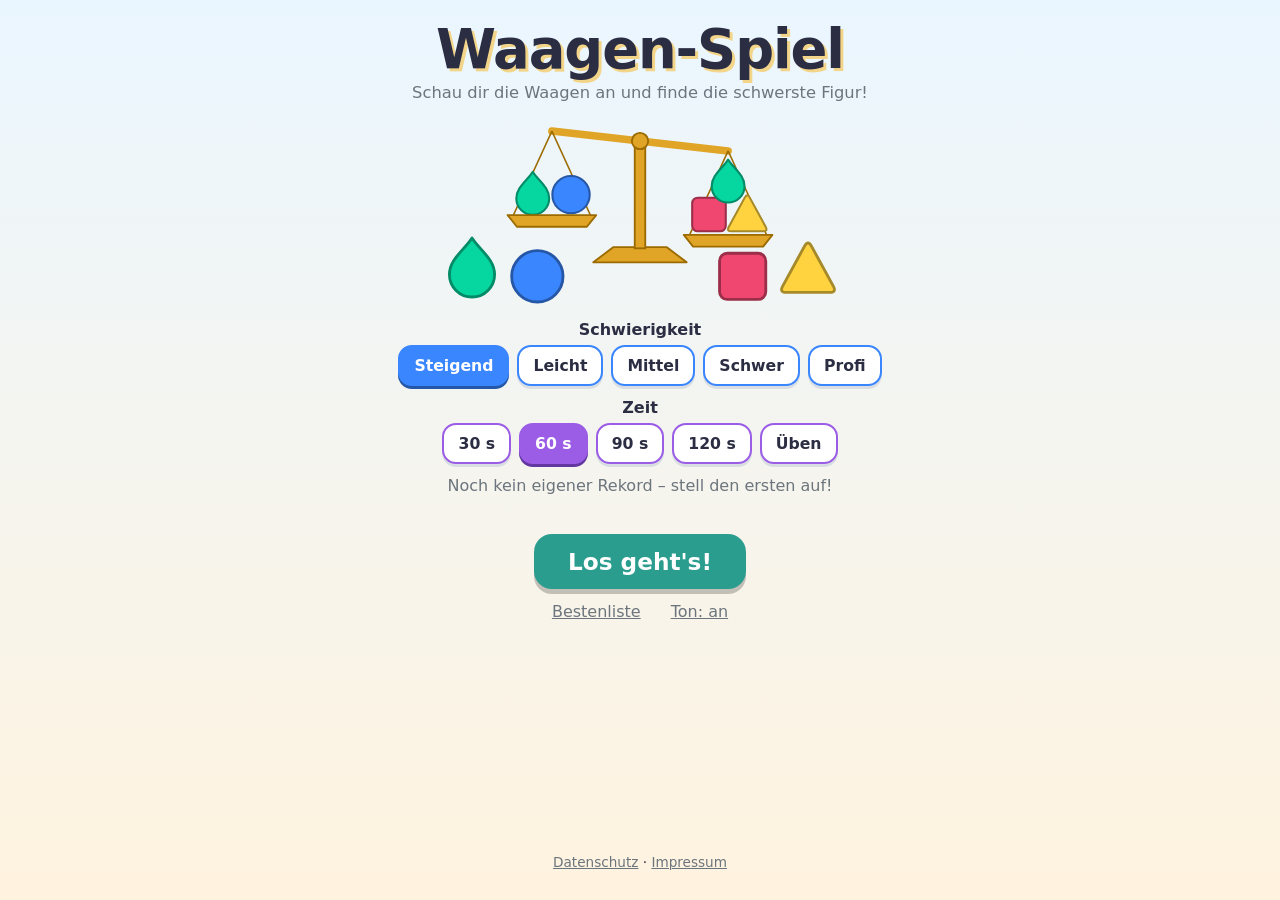
<file: web/index.html>
<!DOCTYPE html>
<html lang="de">
<head>
  <meta charset="utf-8">
  <meta name="viewport" content="width=device-width, initial-scale=1, viewport-fit=cover">
  <meta name="theme-color" content="#eaf6ff">
  <meta name="waagenspiel-version" content="12">
  <meta name="description" content="Waagen-Spiel: Schau dir die Waagen an und finde die schwerste Figur.">
  <title>Waagen-Spiel</title>
  <link rel="manifest" href="manifest.webmanifest">
  <link rel="icon" href="icon.svg" type="image/svg+xml">
  <link rel="apple-touch-icon" href="icon-180.png">
  <meta name="apple-mobile-web-app-capable" content="yes">
  <meta name="apple-mobile-web-app-title" content="Waagen-Spiel">
  <link rel="stylesheet" href="spiel.css">
</head>
<body>
  <main id="app">
    <!-- Startbildschirm -->
    <section id="start" class="screen">
      <h1>Waagen-Spiel</h1>
      <p class="sub">Schau dir die Waagen an und finde die schwerste Figur!</p>
      <svg id="logo" viewBox="0 0 360 170" aria-hidden="true"></svg>
      <h2>Schwierigkeit</h2>
      <div id="wahl-stufe" class="chips" role="radiogroup" aria-label="Schwierigkeit"></div>
      <h2>Zeit</h2>
      <div id="wahl-zeit" class="chips" role="radiogroup" aria-label="Zeit"></div>
      <p id="rekord" class="note"></p>
      <p id="weltrekord" class="note world-note"></p>
      <button id="los" class="big good">Los geht's!</button>
      <div class="links">
        <button id="zur-bestenliste" class="link" type="button">Bestenliste</button>
        <button id="ton" class="link" type="button"></button>
      </div>
      <p id="laden" class="note"></p>
      <p class="footer"><a href="datenschutz.html">Datenschutz</a> · <a href="impressum.html">Impressum</a></p>
    </section>

    <!-- Spiel -->
    <section id="spiel" class="screen" hidden>
      <header class="bar">
        <button id="zurueck" class="icon-btn" aria-label="Zum Menü">✕</button>
        <span id="stand"></span>
        <span id="faktor" class="factor" title="Serienfaktor für den nächsten Treffer"></span>
        <span id="punkte" class="points"></span>
        <span id="uhr" class="clock"></span>
      </header>
      <div id="zeitbalken" class="timebar"><div></div></div>
      <div id="stufe" class="level"></div>
      <svg id="feld" viewBox="0 0 360 476" preserveAspectRatio="xMidYMid meet" aria-label="Waagen"></svg>
      <p id="nachricht" class="message" aria-live="polite"></p>
      <p id="abzug" class="penalty"></p>
      <button id="weiter" class="big good next" hidden>Weiter</button>
      <div id="karten" class="cards"></div>
    </section>

    <!-- Bestenliste -->
    <section id="bestenliste" class="screen" hidden>
      <h1>Bestenliste</h1>
      <p class="sub">Die besten Ergebnisse je Schwierigkeit und Zeit. Nach jeder vollen Partie auf Zeit kannst du dich mit einem Namen eintragen.</p>
      <div id="liste-stufe" class="chips" role="radiogroup" aria-label="Schwierigkeit"></div>
      <div id="liste-zeit" class="chips" role="radiogroup" aria-label="Zeit"></div>
      <ol id="liste" class="stats board"></ol>
      <p id="liste-status" class="note"></p>
      <button id="liste-zurueck" class="big blue">Zurück</button>
    </section>

    <!-- Auswertung -->
    <section id="ende" class="screen" hidden>
      <h1 id="ende-titel"></h1>
      <p id="ende-rekord" class="record"></p>
      <table class="stats">
        <tr><td>Gespielte Runden</td><td id="e-runden"></td></tr>
        <tr><td>Richtig gelöst</td><td id="e-richtig" class="good-text"></td></tr>
        <tr><td>Falsch</td><td id="e-falsch" class="bad-text"></td></tr>
        <tr><td>Beste Serie</td><td id="e-serie"></td></tr>
        <tr><td>Punkte</td><td id="e-punkte" class="points"></td></tr>
      </table>
      <div id="welt" class="world" hidden>
        <p id="welt-text"></p>
        <form id="welt-form" class="name-row" hidden>
          <input id="welt-feld" maxlength="20" autocomplete="nickname" enterkeyhint="done" placeholder="Dein Name" required>
          <button id="welt-knopf" class="small good" type="submit">Eintragen</button>
        </form>
      </div>
      <div id="ende-figuren" class="row-figures"></div>
      <div class="end-buttons">
        <button id="nochmal" class="big good">Nochmal</button>
        <button id="menue" class="big blue">Menü</button>
      </div>
    </section>
  </main>
  <script type="module" src="oberflaeche.js"></script>
</body>
</html>
</file>
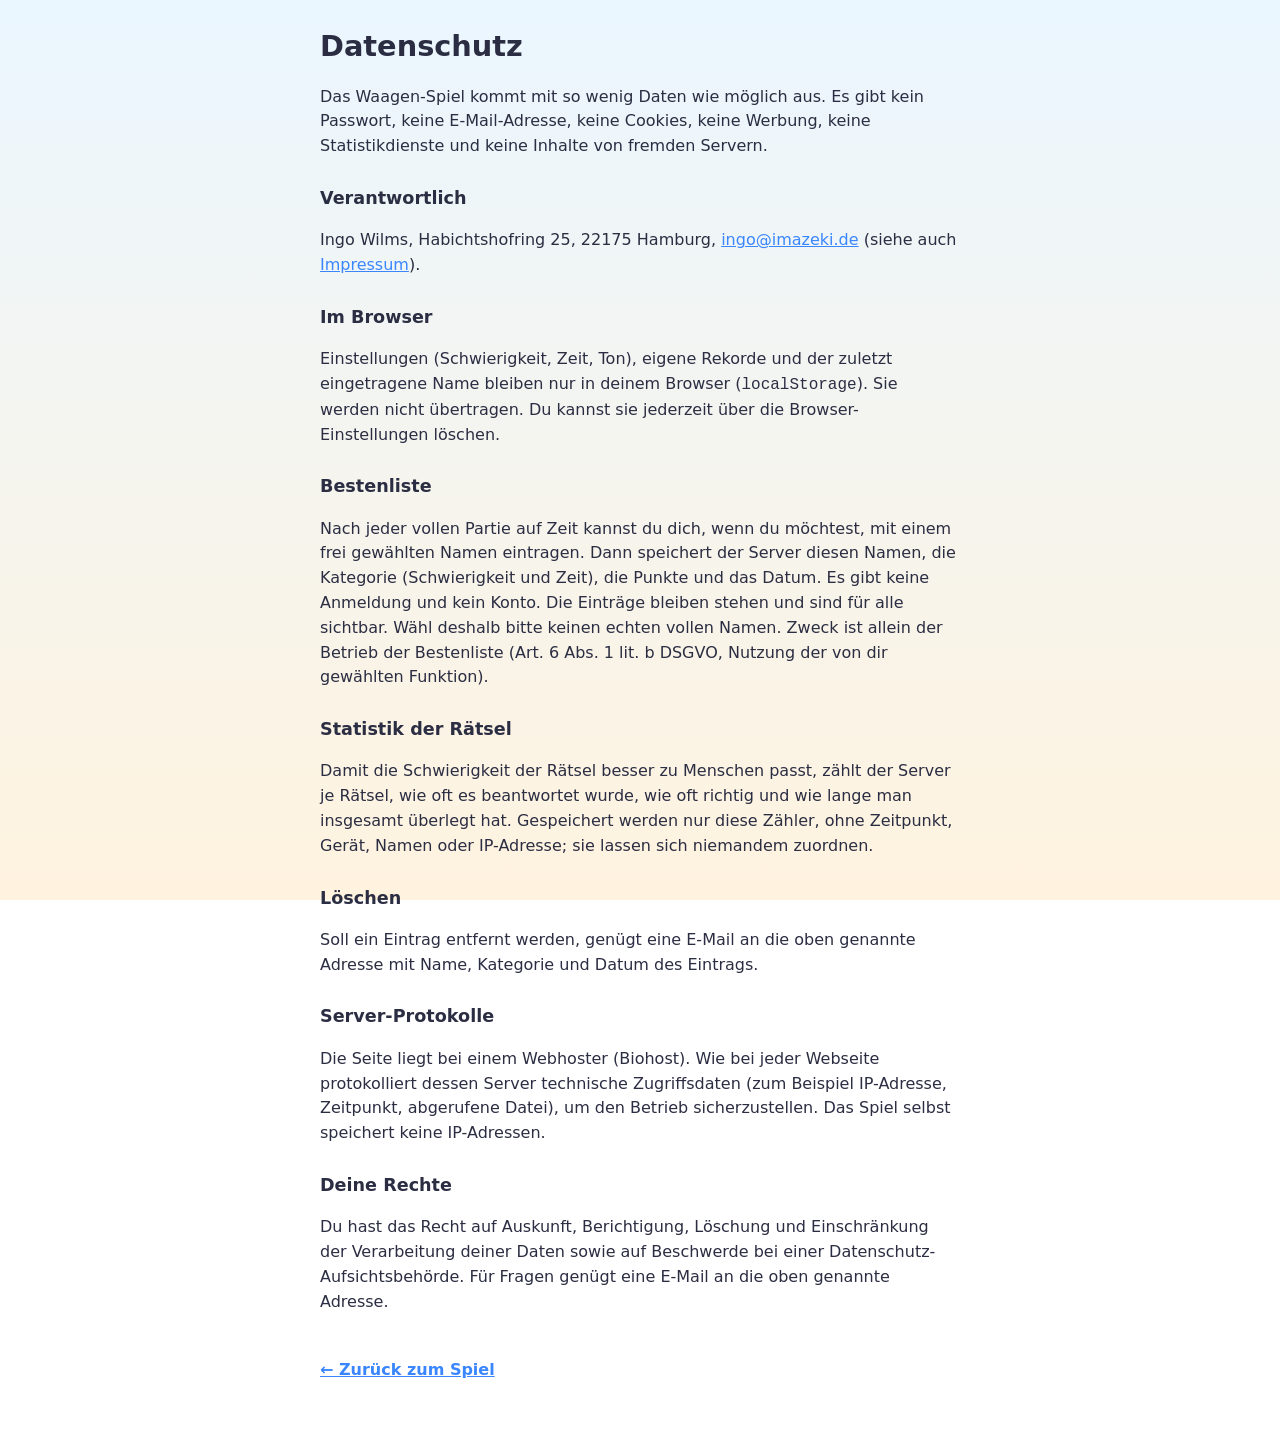
<file: web/datenschutz.html>
<!DOCTYPE html>
<html lang="de">
<head>
  <meta charset="utf-8">
  <meta name="viewport" content="width=device-width, initial-scale=1">
  <title>Datenschutz – Waagen-Spiel</title>
  <link rel="icon" href="icon.svg" type="image/svg+xml">
  <style>
    body { font: 16px/1.55 "Segoe UI", system-ui, -apple-system, Roboto, sans-serif; color: #2b2d42;
           background: linear-gradient(#eaf6ff, #fff3df) fixed; margin: 0; }
    main { max-width: 640px; margin: 0 auto; padding: 24px 18px 48px; }
    h1 { font-size: 1.8rem; margin: 0 0 12px; }
    h2 { font-size: 1.1rem; margin: 26px 0 6px; }
    ul { padding-left: 1.2em; }
    a { color: #3a86ff; }
    .back { display: inline-block; margin-top: 28px; font-weight: 700; }
  </style>
</head>
<body>
  <main>
    <h1>Datenschutz</h1>
    <p>Das Waagen-Spiel kommt mit so wenig Daten wie möglich aus. Es gibt kein
      Passwort, keine E-Mail-Adresse, keine Cookies, keine Werbung, keine
      Statistikdienste und keine Inhalte von fremden Servern.</p>

    <h2>Verantwortlich</h2>
    <p>Ingo Wilms, Habichtshofring 25, 22175 Hamburg,
      <a href="mailto:ingo@imazeki.de">ingo@imazeki.de</a>
      (siehe auch <a href="impressum.html">Impressum</a>).</p>

    <h2>Im Browser</h2>
    <p>Einstellungen (Schwierigkeit, Zeit, Ton), eigene Rekorde und der zuletzt
      eingetragene Name bleiben nur in deinem Browser (<code>localStorage</code>).
      Sie werden nicht übertragen. Du kannst sie jederzeit über die
      Browser-Einstellungen löschen.</p>

    <h2>Bestenliste</h2>
    <p>Nach jeder vollen Partie auf Zeit kannst du dich, wenn du möchtest, mit
      einem frei gewählten Namen eintragen. Dann speichert der Server diesen
      Namen, die Kategorie (Schwierigkeit und Zeit), die Punkte und das Datum.
      Es gibt keine Anmeldung und kein Konto. Die Einträge bleiben stehen und
      sind für alle sichtbar. Wähl deshalb bitte keinen echten
      vollen Namen. Zweck ist allein der Betrieb der Bestenliste (Art. 6 Abs. 1
      lit. b DSGVO, Nutzung der von dir gewählten Funktion).</p>

    <h2>Statistik der Rätsel</h2>
    <p>Damit die Schwierigkeit der Rätsel besser zu Menschen passt, zählt der
      Server je Rätsel, wie oft es beantwortet wurde, wie oft richtig und wie
      lange man insgesamt überlegt hat. Gespeichert werden nur diese Zähler,
      ohne Zeitpunkt, Gerät, Namen oder IP-Adresse; sie lassen sich niemandem
      zuordnen.</p>

    <h2>Löschen</h2>
    <p>Soll ein Eintrag entfernt werden, genügt eine E-Mail an die oben genannte
      Adresse mit Name, Kategorie und Datum des Eintrags.</p>

    <h2>Server-Protokolle</h2>
    <p>Die Seite liegt bei einem Webhoster (Biohost). Wie bei jeder Webseite
      protokolliert dessen Server technische Zugriffsdaten (zum Beispiel
      IP-Adresse, Zeitpunkt, abgerufene Datei), um den Betrieb sicherzustellen.
      Das Spiel selbst speichert keine IP-Adressen.</p>

    <h2>Deine Rechte</h2>
    <p>Du hast das Recht auf Auskunft, Berichtigung, Löschung und
      Einschränkung der Verarbeitung deiner Daten sowie auf Beschwerde bei einer
      Datenschutz-Aufsichtsbehörde. Für Fragen genügt eine E-Mail an die oben
      genannte Adresse.</p>

    <a class="back" href="./">← Zurück zum Spiel</a>
  </main>
</body>
</html>
</file>
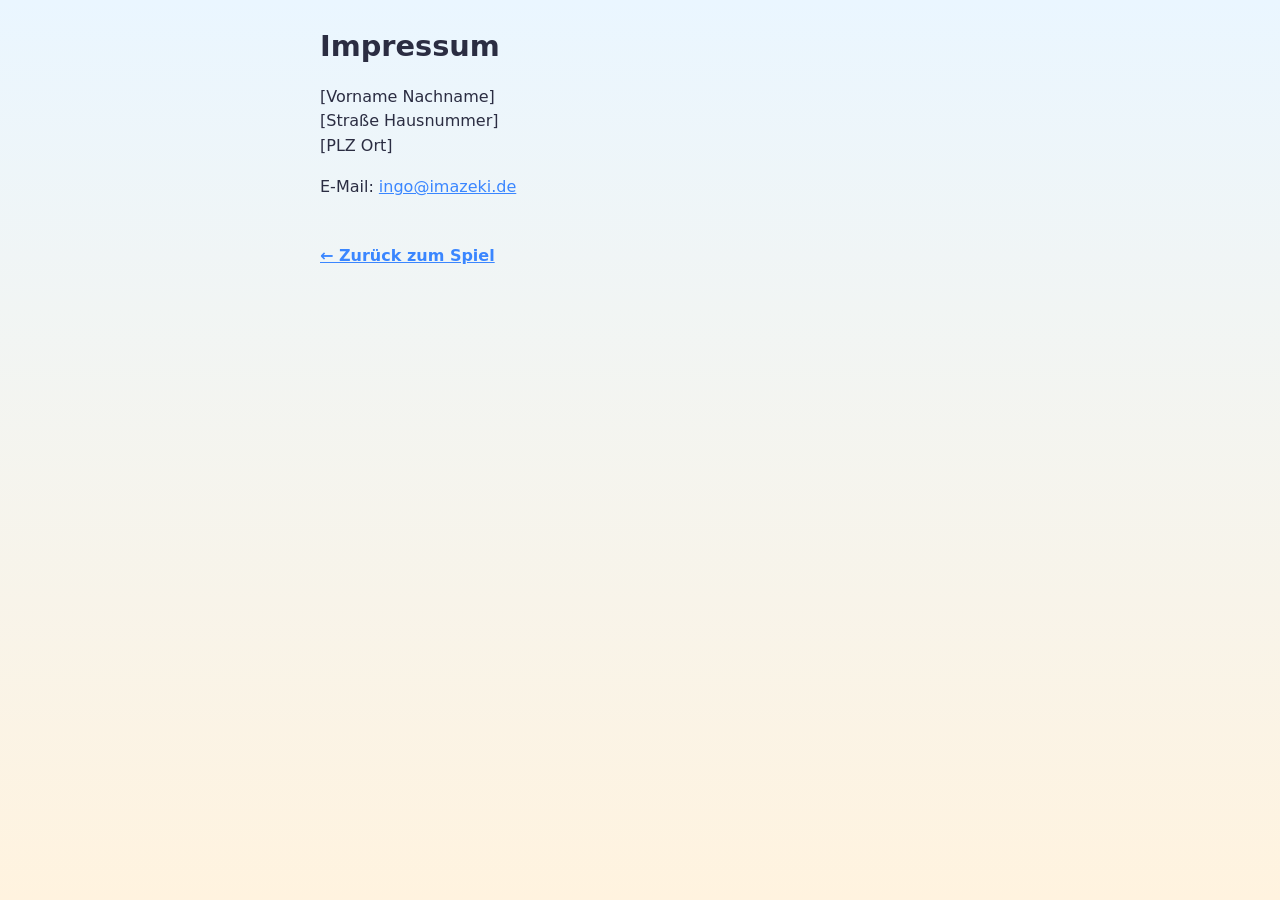
<file: web/impressum-vorlage.html>
<!DOCTYPE html>
<html lang="de">
<head>
  <meta charset="utf-8">
  <meta name="viewport" content="width=device-width, initial-scale=1">
  <title>Impressum – Waagen-Spiel</title>
  <link rel="icon" href="icon.svg" type="image/svg+xml">
  <style>
    body { font: 16px/1.55 "Segoe UI", system-ui, -apple-system, Roboto, sans-serif; color: #2b2d42;
           background: linear-gradient(#eaf6ff, #fff3df) fixed; margin: 0; }
    main { max-width: 640px; margin: 0 auto; padding: 24px 18px 48px; }
    h1 { font-size: 1.8rem; margin: 0 0 12px; }
    a { color: #3a86ff; }
    .back { display: inline-block; margin-top: 28px; font-weight: 700; }
  </style>
</head>
<body>
  <!--
    VORLAGE: Platzhalter in [eckigen Klammern] ausfuellen, Datei als
    impressum.html speichern und in index.html neben "Datenschutz" verlinken.
    Diese Vorlage selbst nicht hochladen.
  -->
  <main>
    <h1>Impressum</h1>
    <p>[Vorname Nachname]<br>
      [Straße Hausnummer]<br>
      [PLZ Ort]</p>
    <p>E-Mail: <a href="mailto:ingo@imazeki.de">ingo@imazeki.de</a></p>
    <a class="back" href="./">← Zurück zum Spiel</a>
  </main>
</body>
</html>
</file>
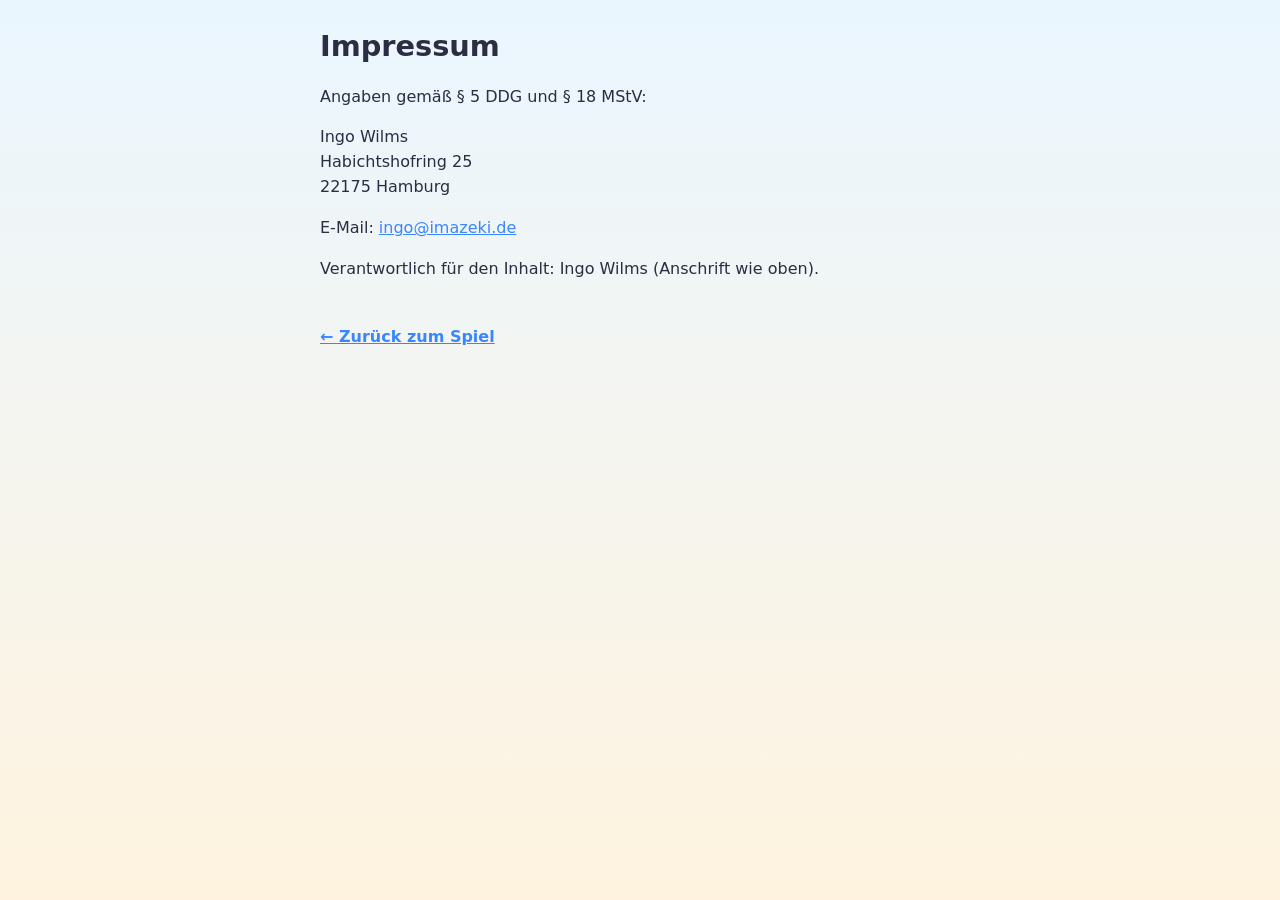
<file: web/impressum.html>
<!DOCTYPE html>
<html lang="de">
<head>
  <meta charset="utf-8">
  <meta name="viewport" content="width=device-width, initial-scale=1">
  <title>Impressum – Waagen-Spiel</title>
  <link rel="icon" href="icon.svg" type="image/svg+xml">
  <style>
    body { font: 16px/1.55 "Segoe UI", system-ui, -apple-system, Roboto, sans-serif; color: #2b2d42;
           background: linear-gradient(#eaf6ff, #fff3df) fixed; margin: 0; }
    main { max-width: 640px; margin: 0 auto; padding: 24px 18px 48px; }
    h1 { font-size: 1.8rem; margin: 0 0 12px; }
    a { color: #3a86ff; }
    .back { display: inline-block; margin-top: 28px; font-weight: 700; }
  </style>
</head>
<body>
  <main>
    <h1>Impressum</h1>
    <p>Angaben gemäß § 5 DDG und § 18 MStV:</p>
    <p>Ingo Wilms<br>
      Habichtshofring 25<br>
      22175 Hamburg</p>
    <p>E-Mail: <a href="mailto:ingo@imazeki.de">ingo@imazeki.de</a></p>
    <p>Verantwortlich für den Inhalt: Ingo Wilms (Anschrift wie oben).</p>
    <a class="back" href="./">← Zurück zum Spiel</a>
  </main>
</body>
</html>
</file>
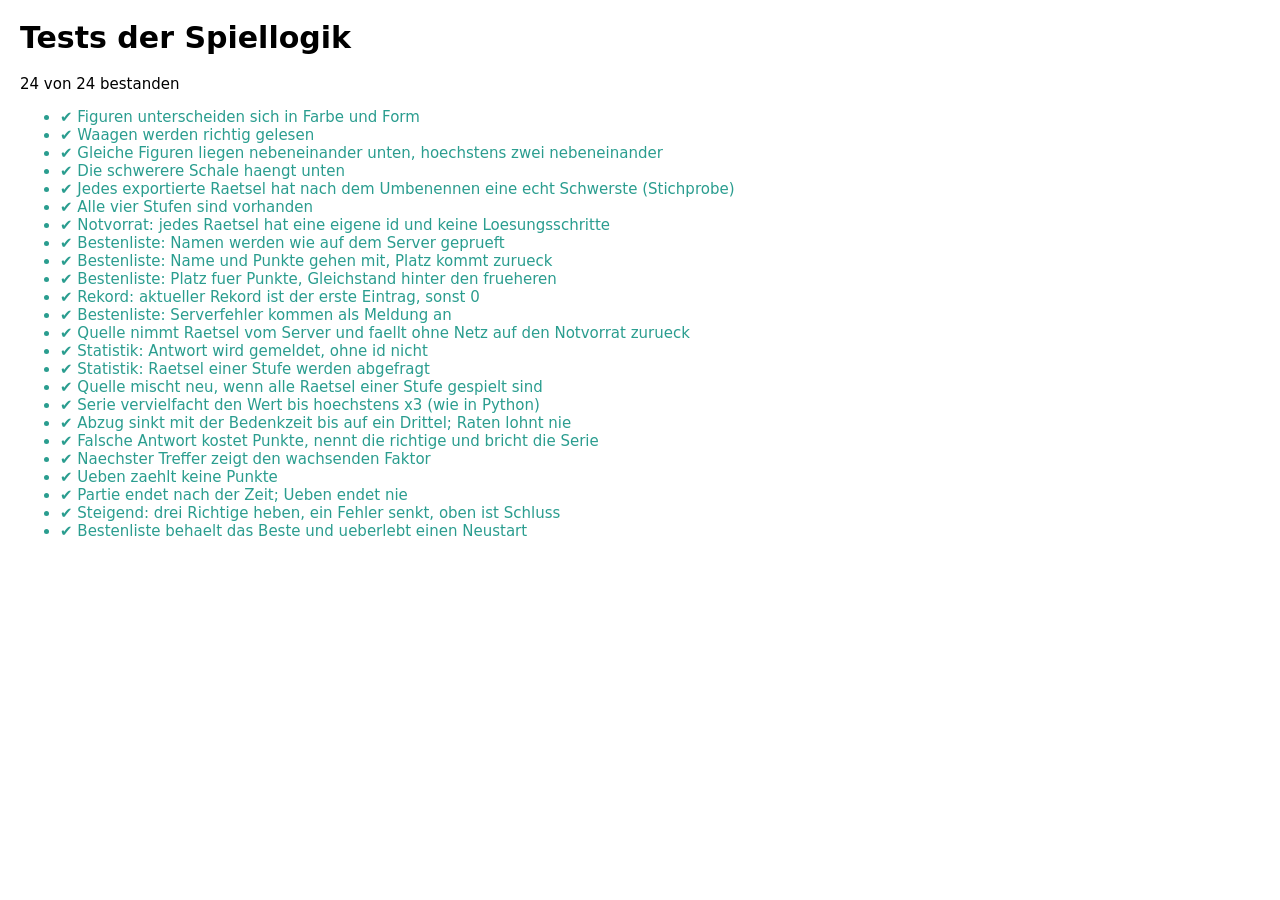
<file: web/tests.html>
<!DOCTYPE html>
<html lang="de">
<head>
  <meta charset="utf-8">
  <title>Tests: Waagen-Spiel</title>
  <style>
    body { font: 15px system-ui, sans-serif; margin: 20px; }
    .ok { color: #2a9d8f; } .fail { color: #e63946; font-weight: bold; }
  </style>
</head>
<body>
  <h1>Tests der Spiellogik</h1>
  <p id="summary">läuft …</p>
  <ul id="out"></ul>
  <script type="module">
    import {
      FixedDifficulty, GameSession, Highscores, RisingDifficulty, RoundSource, makeRound,
      panItems, panPositions, parseScale, pickCharacters, pointsFor, scaleView, seededRandom,
      penaltyFor, thinkSeconds, SETTLE_SECONDS,
    } from "./spiel.js";
    import { GlobalBoard, PuzzleServer, rankFor, recordOf, validName } from "./bestenliste.js";

    const results = [];
    const test = async (name, fn) => {
      try { await fn(); results.push([name, null]); } catch (e) { results.push([name, e]); }
    };
    const eq = (a, b, msg = "") => {
      if (JSON.stringify(a) !== JSON.stringify(b)) throw new Error(`${msg} ${JSON.stringify(a)} ≠ ${JSON.stringify(b)}`);
    };
    const ok = (cond, msg = "") => { if (!cond) throw new Error(msg || "Bedingung falsch"); };

    // Exakte Pruefung im Browser: Gewichte sind ganze Zahlen 1..12; jede passende Belegung
    // muss die Antwort als echt Schwerste haben (Stichprobe, nur als Gegenprobe).
    const holds = (s, w) => {
      const l = s.left.reduce((t, k, i) => t + k * w[i], 0);
      const r = s.right.reduce((t, k, i) => t + k * w[i], 0);
      return s.op === "<" ? l < r : l === r;
    };

    const data = await (await fetch("raetsel.json")).json();
    const clock = () => clock.now;
    clock.now = 100;
    const fixedSource = {
      levels: [],
      next(level) {
        this.levels.push(level);
        return makeRound({ id: 7, s: ["b < a", "c < a", "d < a"] }, level, seededRandom(1), false);
      },
    };

    await test("Figuren unterscheiden sich in Farbe und Form", () => {
      for (let seed = 0; seed < 20; seed++) {
        const ch = pickCharacters(seededRandom(seed));
        eq(new Set(ch.map((c) => c.color)).size, 4);
        eq(new Set(ch.map((c) => c.shape)).size, 4);
      }
    });

    await test("Waagen werden richtig gelesen", () => {
      eq(parseScale("b + 2c < a"), { left: [0, 1, 2, 0], op: "<", right: [1, 0, 0, 0] });
      eq(parseScale("3d = a + b").op, "=");
    });

    await test("Gleiche Figuren liegen nebeneinander unten, hoechstens zwei nebeneinander", () => {
      eq(panItems([1, 0, 0, 2]), [3, 3, 0]);
      eq(panItems([2, 1, 0, 0]), [0, 0, 1]);
      eq(panPositions(3)[2], [0, 1]);
    });

    await test("Die schwerere Schale haengt unten", () => {
      const s = parseScale("b + c < a");
      eq(scaleView(s, 1, false), { number: 1, left: [1, 2], right: [0], tilt: 1 });
      eq(scaleView(s, 1, true).tilt, -1);
      eq(scaleView(parseScale("a = b + c"), 1, true).tilt, 0);
    });

    await test("Jedes exportierte Raetsel hat nach dem Umbenennen eine echt Schwerste (Stichprobe)", () => {
      const random = seededRandom(7);
      let checked = 0;
      for (const [level, puzzles] of Object.entries(data.levels)) {
        for (const puzzle of puzzles.slice(0, 60)) {
          const round = makeRound(puzzle, Number(level), random);
          for (let i = 0; i < 3000; i++) {
            const w = [0, 1, 2, 3].map(() => 1 + Math.floor(random() * 12));
            if (round.scales.every((s) => holds(s, w))) {
              ok(w.every((v, k) => k === round.answer || v < w[round.answer]), `Gegenbeispiel ${puzzle.s}`);
              checked++;
            }
          }
        }
      }
      ok(checked > 1000, `nur ${checked} passende Belegungen`);
    });

    await test("Alle vier Stufen sind vorhanden", () => {
      eq(Object.keys(data.levels).sort(), ["1", "2", "3", "4"]);
      ok(Object.values(data.levels).every((p) => p.length >= 300));
    });

    await test("Notvorrat: jedes Raetsel hat eine eigene id und keine Loesungsschritte", () => {
      const all = Object.values(data.levels).flat();
      eq(new Set(all.map((p) => p.id)).size, all.length);
      ok(all.every((p) => Number.isInteger(p.id) && !("steps" in p) && !("k" in p)));
      eq(makeRound(all[0], 1, seededRandom(1)).id, all[0].id);
    });

    await test("Bestenliste: Namen werden wie auf dem Server geprueft", () => {
      eq(validName("  Jörg   Ä. "), "Jörg Ä.");
      eq(validName("<b>x</b>"), null);
      eq(validName(""), null);
      eq(validName("x".repeat(21)), null);
    });

    await test("Bestenliste: Name und Punkte gehen mit, Platz kommt zurueck", async () => {
      const sent = [];
      const fake = async (url, options) => {
        sent.push(Object.fromEntries(new URLSearchParams(options.body)));
        return { status: 200, json: async () => ({ ok: true, platz: 2, liste: [{ name: "Ina", punkte: 90, datum: "2026-11-21" }, { name: "Jörg", punkte: 70, datum: "2026-11-21" }] }) };
      };
      const board = new GlobalBoard({ fetchFn: fake });
      const { platz, liste } = await board.submit("t", "Mittel/30s", 70, "Jörg");
      eq([platz, liste[1].name], [2, "Jörg"]);
      eq(sent[0], { aktion: "eintragen", marke: "t", kategorie: "Mittel/30s", punkte: "70", name: "Jörg" });
    });

    await test("Bestenliste: Platz fuer Punkte, Gleichstand hinter den frueheren", () => {
      const list = [{ punkte: 90 }, { punkte: 70 }, { punkte: 70 }, { punkte: 20 }];
      eq(rankFor(list, 100), 1);
      eq(rankFor(list, 70), 4);
      eq(rankFor(list, 50), 4);
      eq(rankFor(list, 1), 5);
      eq(rankFor(undefined, 5), 1);
    });

    await test("Rekord: aktueller Rekord ist der erste Eintrag, sonst 0", () => {
      const lists = { "Mittel/30s": [{ name: "A", punkte: 90 }, { name: "B", punkte: 40 }] };
      eq(recordOf(lists, "Mittel/30s"), 90);
      eq(recordOf(lists, "Profi/30s"), 0);
      eq(recordOf(null, "Profi/30s"), 0);
    });

    await test("Bestenliste: Serverfehler kommen als Meldung an", async () => {
      const fake = async () => ({ status: 409, json: async () => ({ ok: false, fehler: "Diese Partie ist schon eingetragen" }) });
      const board = new GlobalBoard({ fetchFn: fake });
      try { await board.submit("t", "Mittel/30s", 3, "A"); ok(false, "kein Fehler"); } catch (e) { eq(e.message, "Diese Partie ist schon eingetragen"); }
      const offline = new GlobalBoard({ fetchFn: async () => ({ json: async () => { throw new Error("kein JSON"); } }) });
      try { await offline.lists(); ok(false); } catch (e) { ok(e.message.includes("nicht erreichbar")); }
    });

    await test("Quelle nimmt Raetsel vom Server und faellt ohne Netz auf den Notvorrat zurueck", async () => {
      const spare = { 1: [{ id: 1, s: ["b < a", "c < a", "d < a"] }], 2: [{ id: 2, s: ["b < a", "c < a", "d < a"] }] };
      const asked = [];
      let online = true;
      const fetchBatch = async (level, n) => {
        asked.push(level);
        if (!online) throw new Error("offline");
        return Array.from({ length: 3 }, (_, i) => ({ id: 1000 * level + i, s: ["b < a", "c < a", "d < a"] }));
      };
      let now = 0;
      const source = new RoundSource(spare, seededRandom(1), fetchBatch, () => now);
      source.prepare([1]);
      await new Promise((r) => setTimeout(r, 0));
      eq(source.next(1).id, 1000);
      eq(source.next(1).id, 1001);
      ok(asked.includes(2), "naechste Stufe wird schon vorbereitet");
      await new Promise((r) => setTimeout(r, 0));
      online = false;
      source.queues[1] = [];
      source.queues[2] = [];
      eq(source.next(2).id, 2);
      await new Promise((r) => setTimeout(r, 0));
      ok(source.pauseUntil > 0, "Fehler merkt sich eine Pause");
      const before = asked.length;
      source.next(2);
      eq(asked.length, before, "nach einem Fehler erst einmal keine Nachfrage");
    });

    await test("Statistik: Antwort wird gemeldet, ohne id nicht", () => {
      const sent = [];
      const server = new PuzzleServer({ beacon: (url, body) => { sent.push([url, Object.fromEntries(body)]); return true; } });
      server.report(42, "zeit", true, 1234.4);
      server.report(null, "zeit", false, 10);
      eq(sent, [["raetsel.php", { aktion: "antwort", id: "42", modus: "zeit", richtig: "1", ms: "1234.4" }]]);
    });

    await test("Statistik: Raetsel einer Stufe werden abgefragt", async () => {
      const urls = [];
      const server = new PuzzleServer({ fetchFn: async (url) => { urls.push(url); return { status: 200, json: async () => ({ ok: true, raetsel: [{ id: 5, s: ["b < a"] }] }) }; } });
      eq((await server.batch(3, 20))[0].id, 5);
      eq(urls, ["raetsel.php?stufe=3&anzahl=20"]);
    });

    await test("Quelle mischt neu, wenn alle Raetsel einer Stufe gespielt sind", () => {
      const source = new RoundSource({ 1: [{ id: 7, s: ["b < a", "c < a", "d < a"] }] }, seededRandom(1));
      for (let i = 0; i < 3; i++) eq(source.next(1).level, 1);
    });

    await test("Serie vervielfacht den Wert bis hoechstens x3 (wie in Python)", () => {
      eq([1, 2, 3, 5, 9, 20].map((n) => pointsFor(4, n)), [40, 50, 60, 80, 120, 120]);
      clock.now = 100;
      const s = new GameSession({ source: fixedSource, difficulty: new FixedDifficulty(2), clock, characters: [] });
      const r = s.start();
      eq(s.answer(r.answer).points, 20);
      eq(s.answer(s.nextRound().answer).points, 25);
      eq(s.result().bestStreak, 2);
    });

    await test("Abzug sinkt mit der Bedenkzeit bis auf ein Drittel; Raten lohnt nie", () => {
      eq([0, 10, 20, 999].map((t) => penaltyFor(4, t)), [40, 27, 13, 13]);
      eq(penaltyFor(1, 5), 3);
      for (let level = 1; level <= 4; level++) {
        for (const t of [0, 1, thinkSeconds(level) / 2, thinkSeconds(level), 100]) {
          ok(0.25 * pointsFor(level, 1) - 0.75 * penaltyFor(level, t) <= 0.5, `Stufe ${level}, ${t} s`);
        }
      }
    });

    await test("Falsche Antwort kostet Punkte, nennt die richtige und bricht die Serie", () => {
      clock.now = 100;
      const s = new GameSession({ source: fixedSource, difficulty: new FixedDifficulty(3), clock, characters: [] });
      const r = s.start();
      clock.now = 100 + SETTLE_SECONDS + 15;
      eq(s.currentPenalty(), 10);
      const f = s.answer((r.answer + 1) % 4);
      eq([f.correct, f.answer, f.streak, f.points], [false, r.answer, 0, -10]);
      eq(s.result(), { rounds: 1, correct: 0, wrong: 1, points: -10, bestStreak: 0 });
    });

    await test("Naechster Treffer zeigt den wachsenden Faktor", () => {
      clock.now = 100;
      const s = new GameSession({ source: fixedSource, difficulty: new FixedDifficulty(4), clock, characters: [] });
      const r = s.start();
      eq([s.nextFactor(), s.nextPoints()], [1, 40]);
      s.answer(r.answer);
      s.nextRound();
      eq([s.nextFactor(), s.nextPoints()], [1.25, 50]);
    });

    await test("Ueben zaehlt keine Punkte", () => {
      clock.now = 100;
      const s = new GameSession({ source: fixedSource, difficulty: new FixedDifficulty(4), timeLimit: null, clock, characters: [] });
      const r = s.start();
      eq(s.answer(r.answer).points, 0);
      const r2 = s.nextRound();
      eq(s.currentPenalty(), 0);
      eq(s.answer((r2.answer + 1) % 4).points, 0);
      eq(s.result().points, 0);
    });

    await test("Partie endet nach der Zeit; Ueben endet nie", () => {
      clock.now = 100;
      const s = new GameSession({ source: fixedSource, difficulty: new FixedDifficulty(1), timeLimit: 30, clock, characters: [] });
      s.start();
      clock.now = 129.5;
      ok(!s.isOver());
      clock.now = 131;
      ok(s.isOver() && s.timeLeft() === 0);
      const p = new GameSession({ source: fixedSource, difficulty: new FixedDifficulty(1), timeLimit: null, clock, characters: [] });
      p.start();
      clock.now = 99999;
      ok(p.isPractice && !p.isOver() && p.timeLeft() === null);
    });

    await test("Steigend: drei Richtige heben, ein Fehler senkt, oben ist Schluss", () => {
      const d = new RisingDifficulty();
      [true, true, true].forEach((c) => d.record(c));
      eq(d.level, 2);
      d.record(false);
      eq(d.level, 1);
      for (let i = 0; i < 20; i++) d.record(true);
      eq(d.level, 4);
    });

    await test("Bestenliste behaelt das Beste und ueberlebt einen Neustart", () => {
      const store = new Map();
      const storage = { getItem: (k) => store.get(k) ?? null, setItem: (k, v) => store.set(k, v) };
      const h = new Highscores(storage);
      const key = Highscores.key("Mittel", 60);
      ok(h.submit(key, 50));
      ok(!h.submit(key, 40));
      eq(new Highscores(storage).get(key), 50);
      store.set("waagenspiel.rekorde-v2", "kaputt");
      eq(new Highscores(storage).get(key), 0);
    });

    const out = document.getElementById("out");
    for (const [name, error] of results) {
      const li = document.createElement("li");
      li.className = error ? "fail" : "ok";
      li.textContent = error ? `✘ ${name}: ${error.message}` : `✔ ${name}`;
      out.appendChild(li);
    }
    const failed = results.filter(([, e]) => e).length;
    document.getElementById("summary").textContent = `${results.length - failed} von ${results.length} bestanden`;
    document.title = failed ? "FEHLER" : "OK";
  </script>
</body>
</html>
</file>
<file: web/spiel.css>
:root {
  --ink: #2b2d42;
  --soft: #6c757d;
  --good: #2a9d8f;
  --bad: #e63946;
  --gold: #ffb703;
  --brass-dark: #9c6b00;
  --blue: #3a86ff;
  --purple: #9b5de5;
  --panel: #ffffff;
  --line: #d7e3ee;
  font-family: "Segoe UI", system-ui, -apple-system, Roboto, "Helvetica Neue", sans-serif;
  color: var(--ink);
}

* { box-sizing: border-box; }

html, body {
  margin: 0;
  height: 100%;
  background: linear-gradient(#eaf6ff, #fff3df) fixed;
  -webkit-tap-highlight-color: transparent;
}

body { overscroll-behavior: none; }

button {
  font: inherit;
  color: inherit;
  border: none;
  cursor: pointer;
  touch-action: manipulation;
  -webkit-user-select: none;
  user-select: none;
}

#app {
  max-width: 560px;
  margin: 0 auto;
  height: 100dvh;
  padding: env(safe-area-inset-top) 12px env(safe-area-inset-bottom);
}

.screen { height: 100%; }
[hidden] { display: none !important; }

/* --- Start ----------------------------------------------------------------- */

#start, #ende {
  display: flex;
  flex-direction: column;
  align-items: center;
  text-align: center;
  overflow-y: auto;
  padding-bottom: 16px;
}

h1 {
  font-size: clamp(2.2rem, 11vw, 3.4rem);
  font-weight: 900;
  margin: 18px 0 2px;
  letter-spacing: -0.02em;
  text-shadow: 3px 3px 0 #f3d58a;
}

.sub { margin: 0; color: var(--soft); font-size: 1.02rem; }
#logo { width: 100%; max-width: 420px; margin: 4px 0; }
h2 { font-size: 1rem; margin: 12px 0 6px; }

.chips { display: flex; flex-wrap: wrap; justify-content: center; gap: 8px; }

.chip {
  padding: 9px 14px;
  border-radius: 14px;
  background: white;
  border: 2px solid var(--blue);
  font-weight: 700;
  font-size: 0.98rem;
  box-shadow: 0 3px 0 #d9dee3;
}
.chip[aria-checked="true"] { background: var(--blue); color: white; box-shadow: 0 3px 0 #2457a8; }
#wahl-zeit .chip { border-color: var(--purple); }
#wahl-zeit .chip[aria-checked="true"] { background: var(--purple); box-shadow: 0 3px 0 #6237a0; }

.note { color: var(--soft); margin: 12px 0 0; min-height: 1.3em; }

.big {
  margin-top: 14px;
  padding: 14px 34px;
  font-size: 1.45rem;
  font-weight: 800;
  border-radius: 18px;
  color: white;
  box-shadow: 0 5px 0 rgba(0, 0, 0, 0.22);
}
.big:active, .small:active, .chip:active { transform: translateY(3px); box-shadow: none; }
.good { background: var(--good); color: white; }
.blue { background: var(--blue); color: white; }
.gold { background: var(--gold); color: var(--ink); }
.link { background: none; color: var(--soft); margin-top: 12px; text-decoration: underline; }
.big:disabled { opacity: 0.5; }

/* --- Spiel ----------------------------------------------------------------- */

#spiel { display: flex; flex-direction: column; }

.bar {
  display: flex;
  align-items: center;
  gap: 10px;
  margin-top: 8px;
  padding: 8px 12px;
  background: var(--panel);
  border: 2px solid var(--line);
  border-radius: 16px;
  font-weight: 700;
}
#stand { flex: 1; white-space: nowrap; overflow: hidden; text-overflow: ellipsis; }
.points { color: var(--brass-dark); font-weight: 800; white-space: nowrap; }
.clock { min-width: 3.6em; text-align: right; font-variant-numeric: tabular-nums; white-space: nowrap; }
@media (max-width: 420px) {
  .bar { gap: 7px; padding: 7px 10px; font-size: 0.95rem; }
  .icon-btn { padding: 2px; }
}
.clock.knapp { color: var(--bad); }
.icon-btn { background: none; font-size: 1.1rem; color: var(--soft); padding: 2px 6px; }
.small { padding: 6px 14px; border-radius: 12px; font-weight: 800; box-shadow: 0 3px 0 rgba(0, 0, 0, 0.2); }

.timebar { height: 7px; margin: 6px 4px 0; border-radius: 4px; background: var(--line); overflow: hidden; }
.timebar div { height: 100%; width: 100%; background: var(--good); transition: background 0.3s; }
.timebar[hidden] { display: none; }
.level { text-align: center; color: var(--soft); font-size: 0.9rem; margin-top: 4px; min-height: 1.2em; }

#feld { flex: 1; min-height: 0; width: 100%; }
.waage-nr { font-size: 12px; font-weight: 800; fill: var(--ink); }
.ring { fill: none; stroke-width: 3.5; }
.ring.loesung { stroke: var(--gold); animation: pulse 0.5s ease-in-out infinite alternate; }
.ring.richtig { stroke: var(--good); }

.message { text-align: center; font-weight: 800; font-size: 1.08rem; margin: 2px 0 6px; min-height: 1.4em; color: var(--soft); }
.message.good-text { color: var(--good); }
.message.bad-text { color: var(--bad); }

.penalty { text-align: center; color: var(--soft); font-size: 0.85rem; margin: -4px 0 6px; min-height: 1.2em; font-variant-numeric: tabular-nums; }
.penalty b { color: var(--bad); }
.penalty b.plus { color: var(--good); }

/* Serienfaktor: waechst sichtbar mit jeder Richtigen in Folge */
.factor {
  font-weight: 900;
  font-size: 1rem;
  padding: 2px 9px;
  border-radius: 999px;
  color: #6b4e00;
  background: #fff3c4;
  border: 2px solid #f3d58a;
  font-variant-numeric: tabular-nums;
  white-space: nowrap;
}
.factor[data-stufe="0"] { color: var(--soft); background: #f1f4f7; border-color: var(--line); }
.factor[data-stufe="3"], .factor[data-stufe="4"], .factor[data-stufe="5"] { background: #ffd23f; border-color: #e0a526; color: #5a3d00; }
.factor[data-stufe="6"], .factor[data-stufe="7"] { background: #ff8c42; border-color: #d4631b; color: white; }
.factor[data-stufe="8"] { background: #ef476f; border-color: #b8284b; color: white; box-shadow: 0 0 0 3px #ef476f33; }
.factor.waechst { animation: factor-up 0.45s ease-out; }
.factor.faellt { animation: shake 0.35s; }
@keyframes factor-up { 0% { transform: scale(1); } 40% { transform: scale(1.35); } 100% { transform: scale(1); } }
.float.minus { color: var(--bad); }

.cards { display: grid; grid-template-columns: repeat(4, 1fr); gap: 8px; margin-bottom: 10px; }

.card {
  position: relative;
  display: flex;
  flex-direction: column;
  align-items: center;
  padding: 8px 2px 6px;
  background: var(--panel);
  border: 3px solid var(--line);
  border-radius: 18px;
  box-shadow: 0 4px 0 #c9d6e3;
  font-weight: 800;
  font-size: 0.95rem;
}
.card { padding: 12px 2px; }
.card .figur-icon { width: min(19vw, 84px); height: min(19vw, 84px); overflow: visible; }
.card .key { position: absolute; top: 4px; left: 9px; font-size: 0.75rem; color: var(--soft); display: none; }
/* Tastennummern nur mit Maus und Tastatur; auf dem Handy sind sie nur Rauschen */
@media (hover: hover) and (pointer: fine) { .card .key { display: block; } }

/* Kleine Figuren im Text */
.figur-inline { width: 1.15em; height: 1.15em; vertical-align: -0.22em; overflow: visible; margin: 0 0.06em; }
.card.richtig { background: #d8f3dc; border-color: var(--good); }
.card.richtig .figur-icon { animation: jump 0.45s ease-out; }
.card.falsch { background: #ffe3e6; border-color: var(--bad); animation: shake 0.35s; }
.card.loesung { background: #fff3c4; border-color: var(--gold); animation: glow 0.5s ease-in-out infinite alternate; }

@media (hover: hover) {
  .card:hover { border-color: #e0a526; }
}

.float {
  position: fixed;
  pointer-events: none;
  font-weight: 900;
  font-size: 1.5rem;
  color: var(--gold);
  text-shadow: 0 2px 0 #9c6b0044;
  animation: rise 0.7s ease-out forwards;
}

#weiter.next { align-self: center; margin: 6px 0 12px; }

/* --- Ende ------------------------------------------------------------------- */

.record { font-weight: 800; color: var(--brass-dark); font-size: 1.2rem; min-height: 1.4em; margin: 4px 0 8px; }
.stats {
  width: min(100%, 380px);
  background: var(--panel);
  border: 2px solid var(--line);
  border-radius: 20px;
  padding: 10px 18px;
  font-size: 1.1rem;
}
.stats td { padding: 7px 0; text-align: left; }
.stats td:last-child { text-align: right; font-weight: 800; font-size: 1.35rem; }
.good-text { color: var(--good); }
.bad-text { color: var(--bad); }
.row-figures { display: flex; gap: 14px; margin: 16px 0 4px; }
.row-figures svg { width: 56px; height: 56px; overflow: visible; }
.end-buttons { display: flex; gap: 12px; flex-wrap: wrap; justify-content: center; }

.konfetti {
  position: fixed;
  top: -20px;
  width: 9px;
  height: 13px;
  pointer-events: none;
  animation: fall linear forwards;
  z-index: 10;
}

/* --- Bestenliste ------------------------------------------------------------ */

.links { display: flex; gap: 18px; justify-content: center; }
.world-note { margin-top: 2px; }
#bestenliste { display: flex; flex-direction: column; align-items: center; text-align: center; overflow-y: auto; padding-bottom: 16px; }
#bestenliste .chips { margin: 12px 0; }
.board td { font-size: 1rem; }
.board td:first-child { font-weight: 700; }
.board td:last-child { font-size: 1.1rem; }
.board .who { display: block; font-weight: 600; color: var(--ink); font-size: 0.95rem; }
.board .when { display: block; color: var(--soft); font-size: 0.75rem; font-weight: 400; }
.board .empty { color: var(--soft); font-weight: 400; font-size: 0.95rem; }

.world {
  width: min(100%, 380px);
  margin-top: 12px;
  padding: 12px 16px;
  background: #fff8e1;
  border: 2px solid var(--gold);
  border-radius: 18px;
}
.world p { margin: 0 0 6px; font-weight: 700; }
.world label { display: block; text-align: left; font-size: 0.9rem; color: var(--soft); margin-bottom: 4px; }
.name-row { display: flex; gap: 8px; }
.name-row input {
  flex: 1;
  min-width: 0;
  font: inherit;
  font-size: 1.05rem;
  padding: 8px 10px;
  border: 2px solid var(--line);
  border-radius: 12px;
}
.name-row input:focus { outline: none; border-color: var(--blue); }
#welt-fehler { font-weight: 600; font-size: 0.9rem; margin: 6px 0 0; min-height: 0; }

/* --- Spielername ----------------------------------------------------------- */

#welt-form { margin-top: 8px; }
.link.danger { color: var(--bad); }
.footer { margin-top: auto; padding-top: 18px; font-size: 0.85rem; }
.footer a { color: var(--soft); }

/* Top 10 */
ol.board { list-style: none; padding: 6px 14px; }
ol.board li {
  display: grid;
  grid-template-columns: 2.2em 1fr auto;
  grid-template-areas: "rank who pts" "rank when pts";
  align-items: center;
  padding: 7px 0;
  border-bottom: 1px solid var(--line);
  text-align: left;
}
ol.board li:last-child { border-bottom: none; }
ol.board li.mine { background: #fff3c4; border-radius: 10px; }
ol.board .rank { grid-area: rank; font-weight: 800; color: var(--soft); text-align: center; }
ol.board .who { grid-area: who; font-weight: 700; }
ol.board .when { grid-area: when; color: var(--soft); font-size: 0.75rem; }
ol.board .pts { grid-area: pts; font-weight: 800; font-size: 1.15rem; color: var(--brass-dark); padding-right: 6px; }
#bestenliste .chips + .chips { margin-top: 0; }

/* --- Animationen ------------------------------------------------------------- */

@keyframes shake {
  0%, 100% { transform: translateX(0); }
  20% { transform: translateX(-7px); }
  40% { transform: translateX(7px); }
  60% { transform: translateX(-5px); }
  80% { transform: translateX(4px); }
}
@keyframes jump {
  0%, 100% { transform: translateY(0); }
  40% { transform: translateY(-12px); }
}
@keyframes glow { from { box-shadow: 0 0 0 0 #ffb70388; } to { box-shadow: 0 0 0 7px #ffb70333; } }
@keyframes pulse { from { stroke-width: 2.5; } to { stroke-width: 5; } }
@keyframes rise { from { opacity: 1; transform: translate(-50%, 0); } to { opacity: 0; transform: translate(-50%, -48px); } }
@keyframes grow { from { opacity: 0; transform: translateY(8px); } to { opacity: 1; transform: none; } }
@keyframes fall { to { transform: translate(var(--dx), 110dvh) rotate(720deg); } }

@media (prefers-reduced-motion: reduce) {
  *, *::before, *::after { animation-duration: 0.01ms !important; animation-iteration-count: 1 !important; }
}
</file>
